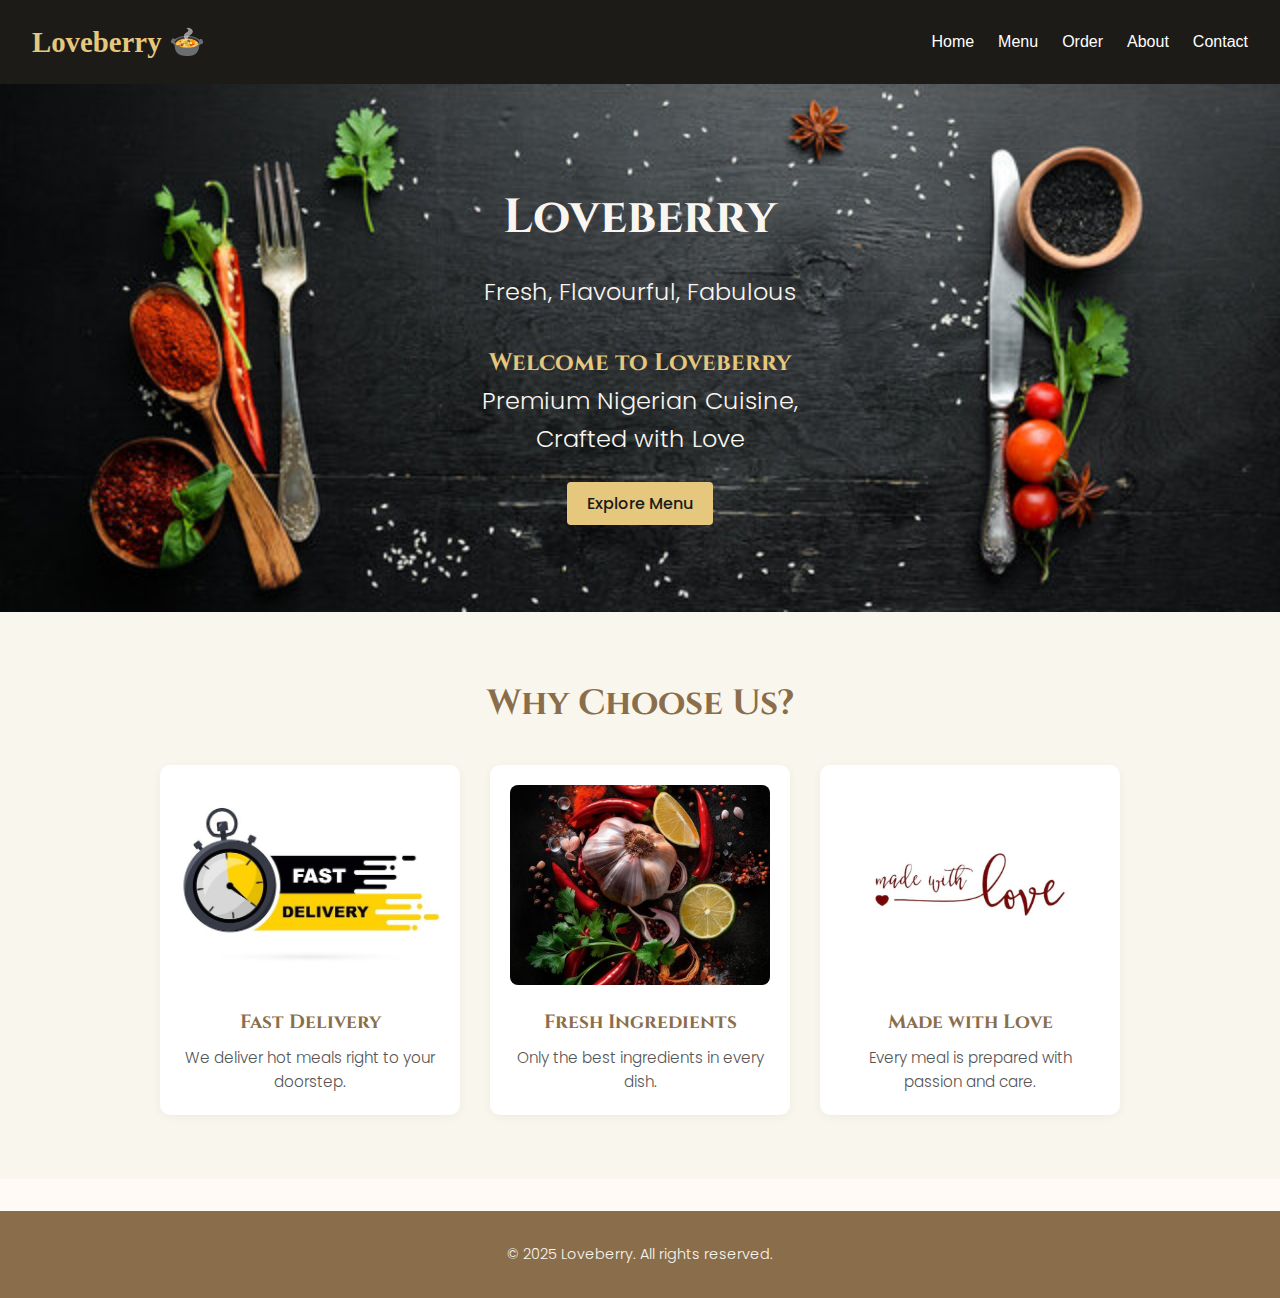
<file: index.html>
<!DOCTYPE html>
<html lang="en">
<head>
  <meta charset="UTF-8" />
  <meta name="viewport" content="width=device-width, initial-scale=1.0" />
  <title>Loveberry - Home</title>
  <link rel="stylesheet" href="style.css" />
  <link rel="preconnect" href="https://fonts.googleapis.com" />
  <link href="https://fonts.googleapis.com/css2?family=Cinzel:wght@400;700&family=Playfair+Display:wght@400;600&display=swap" rel="stylesheet">
</head>
<body>
  <header class="navbar">
    <div class="logo">Loveberry 🍲</div>
  
    <nav class="nav-links" id="nav-links">
      <a href="index.html">Home</a>
      <a href="menu.html">Menu</a>
      <a href="order.html">Order</a>
      <a href="about.html">About</a>
      <a href="contact.html">Contact</a>
    </nav>
  
    <div class="hamburger" id="hamburger">&#9776;</div>
  </header>
  

  <section class="hero">
    <div class="hero-content">
      <h1 class="site-title">Loveberry</h1>
      <p class="tagline">Fresh, Flavourful, Fabulous</p>
      <h2 class="welcome">Welcome to Loveberry</h2>
      <p class="subheading">Premium Nigerian Cuisine,<br>Crafted with Love</p>
      <a href="menu.html" class="hero-btn">Explore Menu</a>
    </div>
  </section>

  <section class="why-choose-us">
    <h2>Why Choose Us?</h2>
    <div class="features">
      <div class="feature">
        <img src="Delivery service concept timer and fast delivery inscription express delivery with stopwatch _ Premium Vector.jpeg" alt="Fast Delivery">
        <h3>Fast Delivery</h3>
        <p>We deliver hot meals right to your doorstep.</p>
      </div>
      <div class="feature">
        <img src="fresh ing.jpeg" alt="Fresh Ingredients">
        <h3>Fresh Ingredients</h3>
        <p>Only the best ingredients in every dish.</p>
      </div>
      <div class="feature">
        <img src="made with love.jpeg" alt="Made with Love">
        <h3>Made with Love</h3>
        <p>Every meal is prepared with passion and care.</p>
      </div>
    </div>
  </section>

  <script>
    const hamburger = document.getElementById('hamburger');
    const navLinks = document.getElementById('nav-links');
  
    hamburger.addEventListener('click', () => {
      navLinks.classList.toggle('active');
    });
  </script>
  

  <footer class="footer">
    <p>© 2025 Loveberry. All rights reserved.</p>
  </footer>
</body>
</html>
</file>
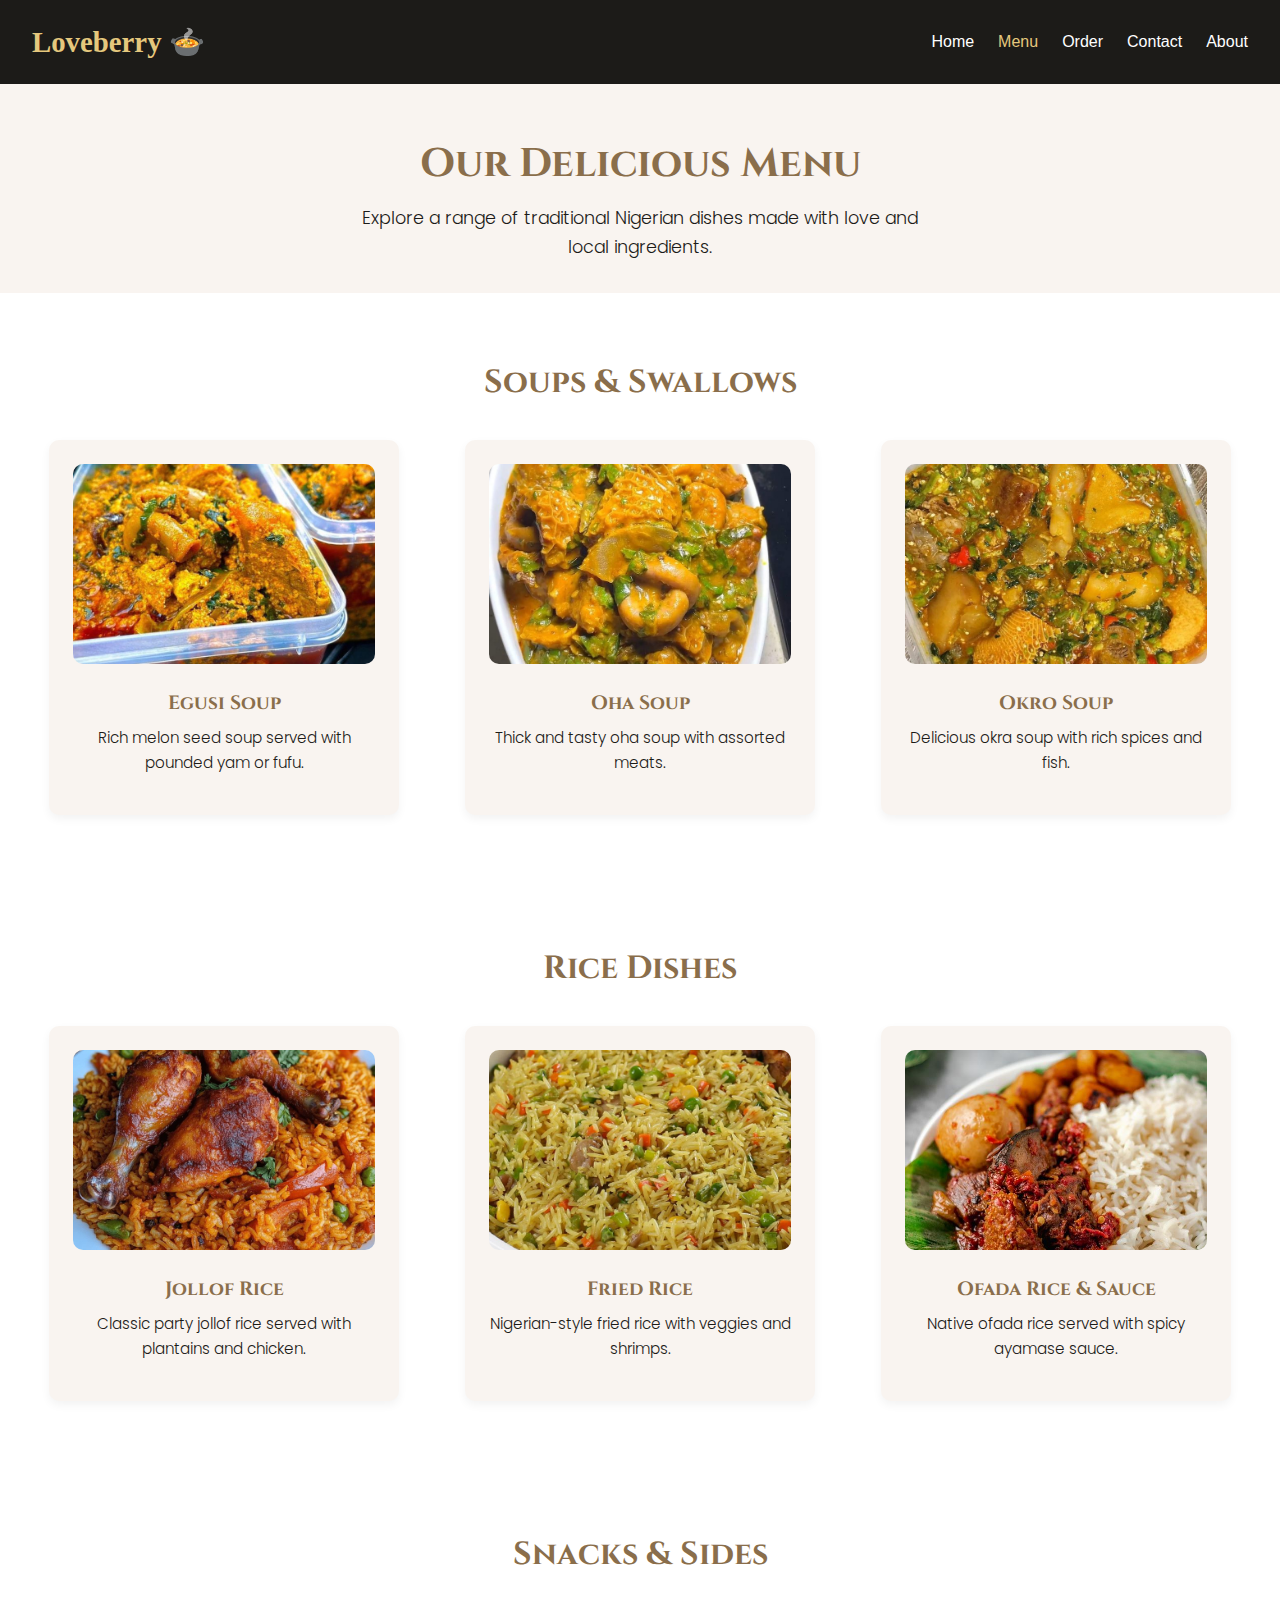
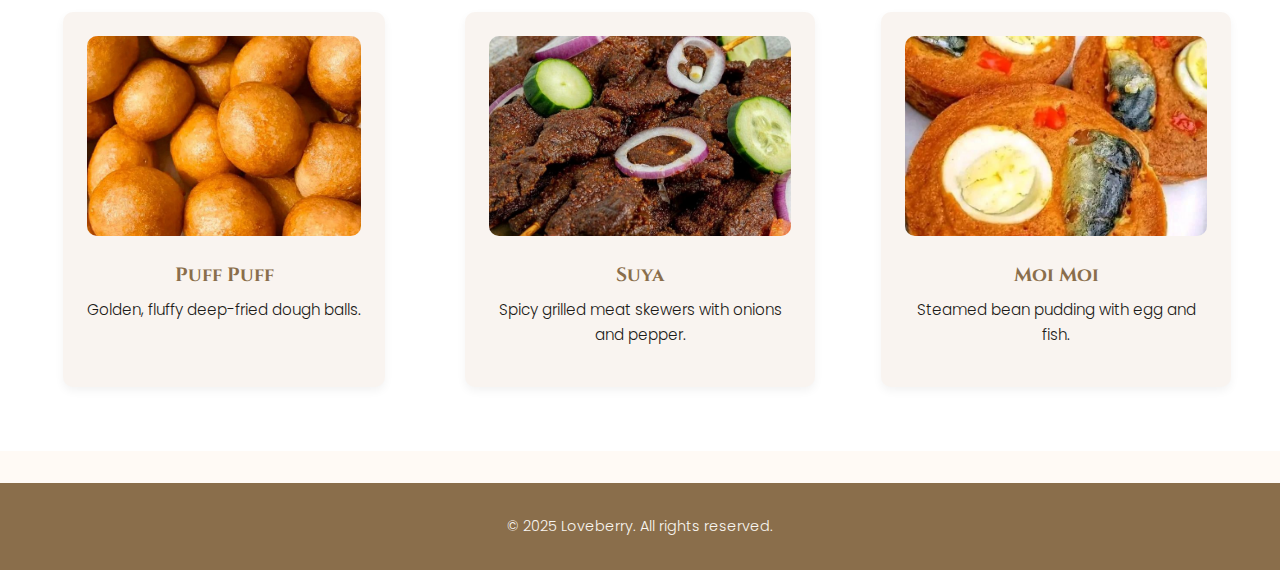
<file: menu.html>
<!DOCTYPE html>
<html lang="en">
<head>
  <meta charset="UTF-8" />
  <meta name="viewport" content="width=device-width, initial-scale=1.0"/>
  <title>Loveberry – Menu</title>
  <link rel="stylesheet" href="style.css" />
</head>
<body>
  <header class="navbar">
    <div class="logo">Loveberry 🍲</div>
    <div class="hamburger">&#9776;</div>
    <nav>
      <ul class="nav-links">
        <li><a href="index.html">Home</a></li>
        <li><a href="menu.html" class="active">Menu</a></li>
        <li><a href="order.html">Order</a></li>
        <li><a href="contact.html">Contact</a></li>
        <li><a href="about.html">About</a></li>
      </ul>
    </nav>
  </header>

  <section class="menu-hero">
    <h2>Our Delicious Menu</h2>
    <p>Explore a range of traditional Nigerian dishes made with love and local ingredients.</p>
  </section>

  <section class="menu-section">
    <h3>Soups & Swallows</h3>
    <div class="menu-grid">
      <div class="menu-item">
        <img src="eguzi soup.jpeg" alt="Egusi Soup" loading="lazy" />
        <h4>Egusi Soup</h4>
        <p>Rich melon seed soup served with pounded yam or fufu.</p>
      </div>
      <div class="menu-item">
        <img src="oha soup.jpg" alt="Oha Soup" loading="lazy" />
        <h4>Oha Soup</h4>
        <p>Thick and tasty oha soup with assorted meats.</p>
      </div>
      <div class="menu-item">
        <img src="okoro.jpeg" alt="Okro Soup" loading="lazy" />
        <h4>Okro Soup</h4>
        <p>Delicious okra soup with rich spices and fish.</p>
      </div>
    </div>
  </section>


  <section class="menu-section">
    <h3>Rice Dishes</h3>
    <div class="menu-grid">
      <div class="menu-item">
        <img src="Jollof Rice with Chicken - Yummy Wonders.jpeg" alt="Jollof Rice" loading="lazy" />
        <h4>Jollof Rice</h4>
        <p>Classic party jollof rice served with plantains and chicken.</p>
      </div>
      <div class="menu-item">
        <img src="Nigerian Fried Rice(LAST FOR DAYS!) - KikiFoodies.jpeg" alt="Fried Rice" loading="lazy" />
        <h4>Fried Rice</h4>
        <p>Nigerian-style fried rice with veggies and shrimps.</p>
      </div>
      <div class="menu-item">
        <img src="Ofada Stew Recipe (How To Make Ofada Stew) - My Active Kitchen.jpeg" alt="Ofada Rice" loading="lazy" />
        <h4>Ofada Rice & Sauce</h4>
        <p>Native ofada rice served with spicy ayamase sauce.</p>
      </div>
    </div>
  </section>


  <section class="menu-section">
    <h3>Snacks & Sides</h3>
    <div class="menu-grid">
      <div class="menu-item">
        <img src="puffpuff Cake.jpeg" alt="Puff Puff" loading="lazy" />
        <h4>Puff Puff</h4>
        <p>Golden, fluffy deep-fried dough balls.</p>
      </div>
      <div class="menu-item">
        <img src="Spicy Nigerian Beef Suya Recipe from Chef Lola's Kitchen.jpeg" alt="Suya" loading="lazy" />
        <h4>Suya</h4>
        <p>Spicy grilled meat skewers with onions and pepper.</p>
      </div>
      <div class="menu-item">
        <img src="moi moi.jpeg" alt="Moi Moi" loading="lazy" />
        <h4>Moi Moi</h4>
        <p>Steamed bean pudding with egg and fish.</p>
      </div>
    </div>
  </section>

  <footer class="footer">
    <p>&copy; 2025 Loveberry. All rights reserved.</p>
  </footer>

  <script>
    const hamburger = document.querySelector('.hamburger');
    const navLinks = document.querySelector('.nav-links');
    hamburger.addEventListener('click', () => {
      navLinks.classList.toggle('active');
    });
  </script>
</body>
</html>
</file>
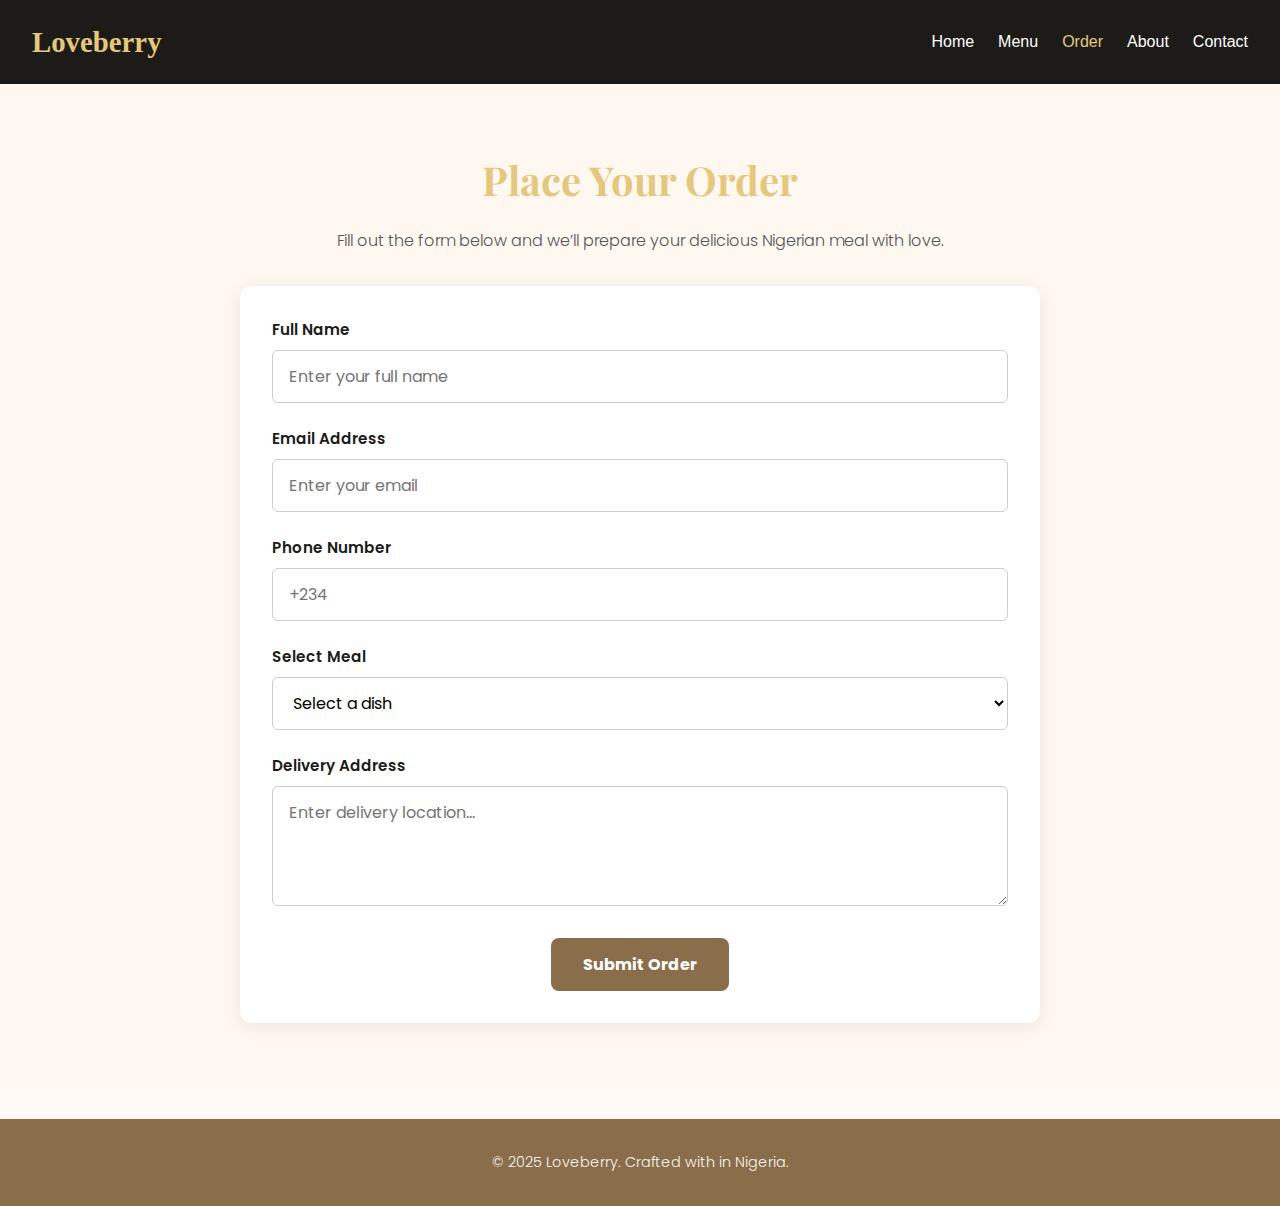
<file: order.html>
<!DOCTYPE html>
<html lang="en">
<head>
  <meta charset="UTF-8" />
  <meta name="viewport" content="width=device-width, initial-scale=1.0"/>
  <title>Order - Loveberry</title>
  <link rel="stylesheet" href="style.css" />
  <link rel="preconnect" href="https://fonts.googleapis.com"/>
  <link rel="preconnect" href="https://fonts.gstatic.com" crossorigin/>
  <link href="https://fonts.googleapis.com/css2?family=Playfair+Display:wght@600&family=Inter:wght@400;600&display=swap" rel="stylesheet"/>
</head>
<body>

  <!-- Navbar -->
  <header class="navbar">
    <div class="logo">Loveberry</div>
    <div class="hamburger">&#9776;</div>
    <nav>
      <ul class="nav-links">
        <li><a href="index.html">Home</a></li>
        <li><a href="menu.html">Menu</a></li>
        <li><a href="order.html" class="active">Order</a></li>
        <li><a href="about.html">About</a></li>
        <li><a href="contact.html">Contact</a></li>
      </ul>
    </nav>
  </header>

  <!-- Order Section -->
  <section class="order-section">
    <h1>Place Your Order</h1>
    <p>Fill out the form below and we’ll prepare your delicious Nigerian meal with love.</p>

    <div class="order-container">
      <form class="order-form" action="#" method="POST">
        <div class="form-group">
          <label for="name">Full Name</label>
          <input type="text" id="name" name="name" placeholder="Enter your full name" required>
        </div>

        <div class="form-group">
          <label for="email">Email Address</label>
          <input type="email" id="email" name="email" placeholder="Enter your email" required>
        </div>

        <div class="form-group">
          <label for="phone">Phone Number</label>
          <input type="tel" id="phone" name="phone" placeholder="+234" required>
        </div>

        <div class="form-group">
          <label for="meal">Select Meal</label>
          <select id="meal" name="meal" required>
            <option value="" disabled selected>Select a dish</option>
            <option value="jollof">Jollof Rice & Chicken</option>
            <option value="egusi">Pounded Yam & Egusi</option>
            <option value="ofada">Ofada Rice & Sauce</option>
            <option value="ayamase">Ayamase (Designer Stew)</option>
            <option value="asaro">Yam Porridge (Asaro)</option>
          </select>
        </div>

        <div class="form-group">
          <label for="address">Delivery Address</label>
          <textarea id="address" name="address" placeholder="Enter delivery location..." required></textarea>
        </div>

        <button type="submit" class="btn">Submit Order</button>
      </form>
    </div>
  </section>

  <footer class="footer">
    <p>&copy; 2025 Loveberry. Crafted with  in Nigeria.</p>
  </footer>

  <script>
    const hamburger = document.querySelector('.hamburger');
    const navLinks = document.querySelector('.nav-links');

    hamburger.addEventListener('click', () => {
      navLinks.classList.toggle('active');
    });
  </script>
</body>
</html>
</file>
<file: style.css>
@import url('https://fonts.googleapis.com/css2?family=Cinzel:wght@400;700&family=Playfair+Display:wght@400;600&family=Poppins:wght@300;500&display=swap');

:root {
  --primary-color: #e5c87d;
  --secondary-color: #8a6e4b;
  --dark-color: #1c1b18;
  --light-color: #f9f6f1;
  --font-serif: 'Cormorant Garamond', serif;
  --font-sans: 'Poppins', sans-serif;
  --accent: #f9f4f0;
}

* {
  margin: 0;
  padding: 0;
  box-sizing: border-box;
}

body {
  font-family: 'segoe UI', 'Segoe UI', Tahoma, Geneva, Verdana, sans-serif;
  background-color: #fffaf5;
  color: #333;
  line-height: 1.6;
  scroll-behavior: smooth;
}

a {
  text-decoration: none;
  color: inherit;
}

.navbar {
  display: flex;
  justify-content: space-between;
  align-items: center;
  padding: 1.2rem 2rem;
  background-color: var(--dark-color);
  color: white;
  flex-wrap: wrap;
}

.logo {
  font-size: 1.8rem;
  font-weight: bold;
  font-family: var(--font-serif);
  color: var(--primary-color);
}

.nav-links {
  display: flex;
  gap: 1.5rem;
  list-style: none; 
}

.nav-links a {
  color: white;
  text-decoration: none;
  font-weight: 500;
  transition: color 0.3s ease;
}

.nav-links a:hover,
.nav-links a.active {
  color: var(--primary-color);
}

.hamburger {
  display: none;
  font-size: 1.8rem;
  cursor: pointer;
  color: white;
}

.hero {
  background: url('image background.jpg') center/cover no-repeat;
  padding: 6rem 2rem;
  text-align: center;
  color: var(--light-color);
  display: flex;
  flex-direction: column;
  align-items: center;
  justify-content: center;
}

.hero h1 {
  font-size: 3rem;
  margin-bottom: 1rem;
  color: var(--light-color);
}

.hero p {
  font-size: 1.5rem;
  margin-bottom: 2rem;
}

.hero .btn {
  font-size: 1rem;
  padding: 0.75rem 1.5rem;
  background: var(--primary-color);
  color: white;
  border: none;
  border-radius: 8px;
  cursor: pointer;
  transition: background 0.3s ease;
}

.hero .btn:hover {
  background: var(--dark-color);
}

.hero img {
  max-width: 100%;
  height: auto;
  border-radius: 12px;
  box-shadow: 0 4px 20px rgba(0, 0, 0, 0.1);
}

.why-choose-us {
  background-color: #f9f7ed;
  padding: 4rem 2rem;
  text-align: center;
}

.why-choose-us h2 {
  font-size: 2.2rem;
  color: var(--secondary-color);
  margin-bottom: 2rem;
}

.features {
  display: flex;
  flex-wrap: wrap;
  justify-content: center;
  gap: 30px;
  margin-top: 20px;
}

.feature {
  width: 300px;
  background-color: #fff;
  padding: 20px;
  border-radius: 10px;
  box-shadow: 0 2px 10px rgba(0,0,0,0.05);
}

.feature img {
  width: 100%;
  height: 200px;
  object-fit: cover;
  border-radius: 8px;
}

.feature h3 {
  margin-top: 15px;
  font-size: 1.2rem;
  color: var(--secondary-color);
  margin-bottom: 0.5rem;
}

.feature p {
  font-size: 0.95rem;
  color: #555;
}

h1, h2, h3, h4 {
  font-family: 'Cinzel', serif;
  color: var(--primary-color);
}

p {
  font-family: var(--font-sans);
  font-weight: 300;
  color: var(--light-color);
}

.button, .cta-button, .hero-btn {
  font-family: var(--font-sans);
  font-weight: 500;
  background-color: var(--primary-color);
  color: #1a1a1a;
  padding: 10px 20px;
  border: none;
  border-radius: 4px;
  transition: 0.3s ease;
  cursor: pointer;
}

.button:hover,
.cta-button:hover,
.hero-btn:hover {
  background-color: #d9b65e;
  color: #000;
}

.menu-hero {
  padding: 3rem 1rem 2rem;
  background-color: var(--accent);
  text-align: center;
  background-size: cover;
  background-position: center;
  color: var(--dark-color);
}

.menu-hero h2 {
  font-size: 2.5rem;
  color: var(--secondary-color);
  margin-bottom: 0.5rem;
}

.menu-hero p {
  font-size: 1.1rem;
  color: var(--dark-color);
  max-width: 600px;
  margin: 0 auto;
}

.menu-section {
  padding: 4rem 2rem;
  background-color: #fff;
  text-align: center;
}

.menu-section h3 {
  font-size: 2rem;
  color: var(--secondary-color);
  margin-bottom: 2rem;
}

.menu-grid {
  display: grid;
  grid-template-columns: repeat(auto-fit, minmax(250px, 1fr));
  gap: 2rem;
  justify-items: center;
}

.menu-item {
  background-color: var(--accent);
  border-radius: 10px;
  padding: 1.5rem;
  box-shadow: 0 4px 10px rgba(0, 0, 0, 0.05);
  transition: transform 0.3s ease;
  max-width: 350px;
}

.menu-item:hover {
  transform: scale(1.03);
}

.menu-item img {
  width: 100%;
  height: 200px;
  object-fit: cover;
  border-radius: 10px;
  margin-bottom: 1rem;
}

.menu-item h4 {
  font-size: 1.2rem;
  color: var(--secondary-color);
  margin-bottom: 0.5rem;
}

.menu-item p {
  font-size: 0.95rem;
  color: var(--dark-color);
  margin-bottom: 1rem;
}
/* Order Section Styling */
.order-section {
  padding: 4rem 2rem;
  background-color: #fff8f1;
  text-align: center;
  color: var(--dark-color);
}

.order-section h1 {
  font-family: 'Playfair Display', serif;
  font-size: 2.5rem;
  margin-bottom: 1rem;
  color: var(--primary-color);
}

.order-section p {
  font-size: 1rem;
  margin-bottom: 2rem;
  color: #555;
}

/* Order Form Container */
.order-container {
  max-width: 800px;
  margin: 0 auto;
  background-color: #fff;
  padding: 2rem;
  border-radius: 12px;
  box-shadow: 0 4px 20px rgba(0,0,0,0.08);
}

/* Form Layout */
.order-form .form-group {
  margin-bottom: 1.5rem;
  text-align: left;
}

.order-form label {
  display: block;
  margin-bottom: 0.5rem;
  font-weight: 600;
  font-size: 0.95rem;
  color: var(--dark-color);
}

.order-form input,
.order-form select,
.order-form textarea {
  width: 100%;
  padding: 0.8rem;
  font-family: var(--font-sans, 'Segoe UI', sans-serif);
  border: 1px solid #ccc;
  border-radius: 8px;
  font-size: 1rem;
  background-color: #fafafa;
  transition: border 0.3s ease;
}

.order-form input:focus,
.order-form select:focus,
.order-form textarea:focus {
  border-color: var(--accent);
  outline: none;
}

/* Submit Button */
.order-form .btn {
  padding: 0.9rem 2rem;
  font-size: 1rem;
  background-color: var(--secondary-color);
  color: #fff;
  border: none;
  border-radius: 8px;
  cursor: pointer;
  transition: background-color 0.3s ease;
}

.order-form .btn:hover {
  background-color: #6e5538;
}

/* Responsive Adjustments */
@media (max-width: 600px) {
  .order-container {
    padding: 1.5rem 1rem;
  }

  .order-section h1 {
    font-size: 2rem;
  }
}
.form-group {
  text-align: left;
}

.form-group label {
  display: block;
  margin-bottom: 0.5rem;
  font-weight: 600;
  font-family: var(--font-sans);
}

.form-group input,
.form-group textarea,
.form-group select {
  width: 100%;
  padding: 0.8rem 1rem;
  border: 1px solid #ccc;
  border-radius: 6px;
  font-size: 1rem;
  font-family: var(--font-sans);
  background-color: #fff;
}

.form-group textarea {
  resize: vertical;
  min-height: 120px;
}

.btn {
  background-color: var(--secondary-color);
  color: #1a1a1a;
  padding: 0.8rem 1.5rem;
  border: none;
  font-weight: bold;
  font-size: 1rem;
  border-radius: 6px;
  cursor: pointer;
  transition: background 0.3s ease;
  font-family: var(--font-sans);
}

.btn:hover {
  background-color: #d9b65e;
  color: #000;
}
/* About Section */
.about-section {
  display: flex;
  flex-wrap: wrap;
  align-items: center;
  justify-content: space-between;
  padding: 4rem 2rem;
  background-color: #fff8f6;
  color: #333;
}

.about-content {
  flex: 1 1 50%;
  max-width: 600px;
  padding-right: 2rem;
}

.about-content h1 {
  font-size: 2.5rem;
  margin-bottom: 1rem;
}

.about-content p {
  font-size: 1.1rem;
  line-height: 1.7;
  margin-bottom: 1.2rem;
  color: #555;
}

.about-image {
  flex: 1 1 40%;
  max-width: 500px;
  padding: 1rem;
}

.about-image img {
  width: 100%;
  height: auto;
  border-radius: 12px;
  box-shadow: 0 4px 20px rgba(0,0,0,0.1);
}

/* Responsive */
@media (max-width: 768px) {
  .about-section {
    flex-direction: column-reverse;
    text-align: center;
  }

  .about-content {
    padding: 0;
  }

  .about-image {
    margin-bottom: 2rem;
  }
}
/* Contact Page Hero */
.contact-hero {
  text-align: center;
  padding: 3rem 1rem;
}

.contact-hero h1 {
  font-size: 2.2rem;
  margin-bottom: 0.5rem;
}

.contact-hero p {
  font-size: 1.1rem;
  color: #555;
}

/* Contact Info & Form Container */
.contact-container {
  display: flex;
  flex-wrap: wrap;
  gap: 2rem;
  padding: 3rem 2rem;
  justify-content: space-between;
}

.contact-info,
.contact-form {
  flex: 1;
  min-width: 300px;
}

.contact-info h2,
.contact-form h2 {
  font-size: 1.5rem;
  margin-bottom: 1rem;
}

.contact-info p {
  margin-bottom: 0.8rem;
  color: #444;
  line-height: 1.5;
}

.contact-info a {
  text-decoration: none;
}

.contact-info a:hover {
  text-decoration: underline;
  
}

/* Contact Form */
.contact-form form {
  display: flex;
  flex-direction: column;
  gap: 1rem;
}

.contact-form input,
.contact-form textarea {
  padding: 0.8rem;
  border: 1px solid #ccc;
  border-radius: 8px;
  font-size: 1rem;
  background-color: #fff;
}

.contact-form button {
  background-color: #8a6e4b;
  padding: 0.9rem;
  border: none;
  border-radius: 8px;
  color: #fff;
  font-size: 1rem;
  cursor: pointer;
  margin-top: 1rem;
  transition: background-color 0.3s ease;
}

.contact-form button:hover {
  background-color: #6e5538;
}

@media (max-width: 768px) {
  .contact-container {
    flex-direction: column;
  }

  .contact-info,
  .contact-form {
    width: 100%;
  }
}

footer {
  background-color: var(--secondary-color);
  color: var(--light-color);
  text-align: center;
  padding: 2rem;
  margin-top: 2rem;
  font-size: 0.9rem;
}

.hamburger {
  display: none;
  font-size: 1.8rem;
  cursor: pointer;
  color: white;
}

@media (max-width: 768px) {
  .navbar {
    flex-wrap: wrap;
    position: relative;
  }

  .hamburger {
    display: block;
    font-size: 1.8rem;
    color: white;
    cursor: pointer;
  }

  nav {
    position: relative;
    width: 100%;
  }

  .nav-links {
    display: none;
    flex-direction: column;
    background-color: var(--dark-color);
    padding: 1rem 2rem;
    position: absolute;
    top: 100%; 
    left: 0;
    width: 100%;
    z-index: 999;
  }

  .nav-links.active {
    display: flex;
  }

  .hero,
  .about-section,
  .contact-container {
    flex-direction: column;
    text-align: center;
  }

  .features,
  .features-grid,
  .menu-grid {
    grid-template-columns: 1fr;
  }
}
</file>
